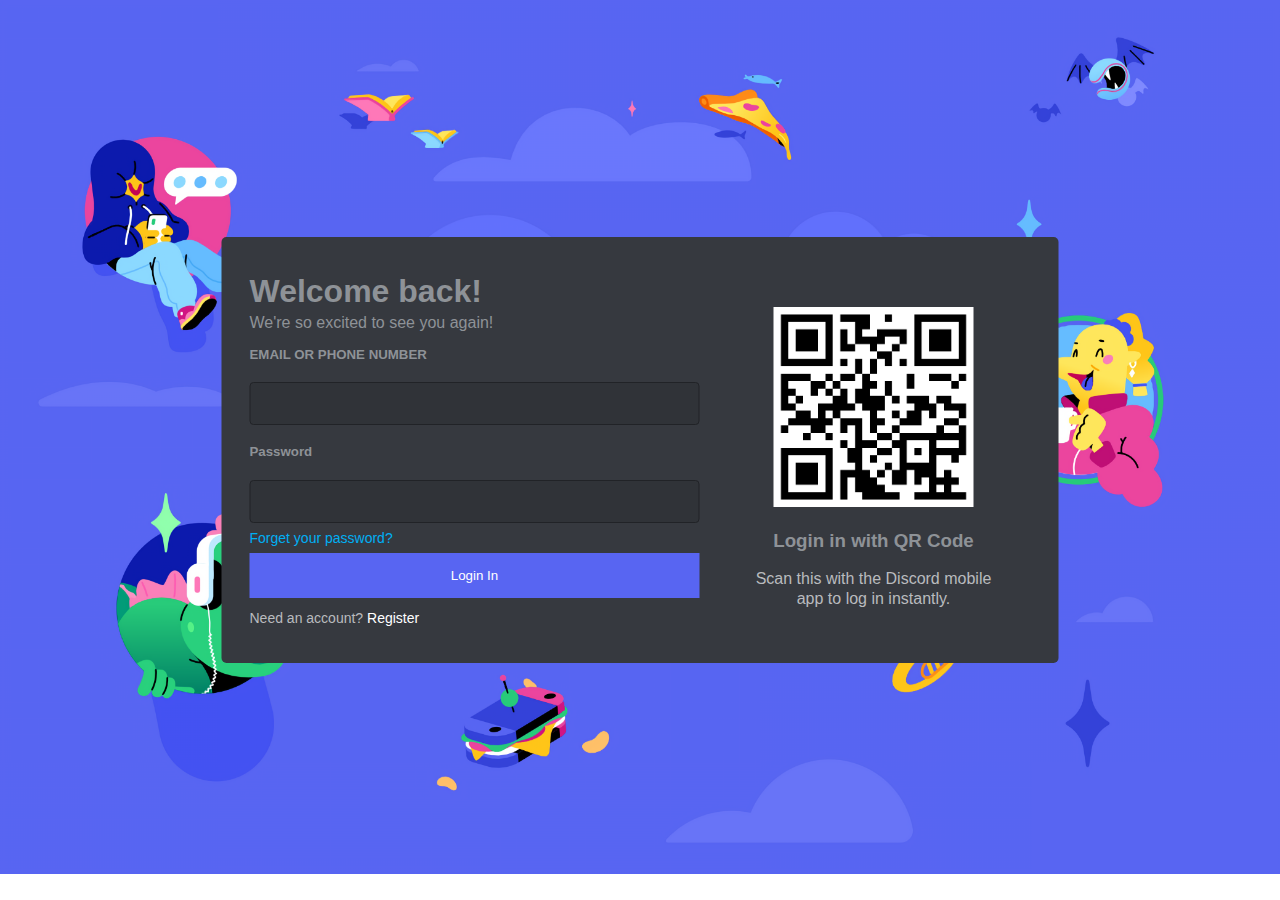
<file: login.html>
<!DOCTYPE html>
<html lang="en">
<head>
    <meta charset="UTF-8">
    <meta name="viewport" content="width=device-width, initial-scale=1.0">
    <link rel="stylesheet" href="login.css">
    <title>Login</title>
</head>
<body>
    <div class="login-box" >

        <div class="login-ic-box">
        <h1>Welcome back!</h1>
         <span>We're so excited to see you again!</span>

            <div class="sol-box">
                <form class="form-box">
                    <h5>EMAIL OR PHONE NUMBER</h5>
                    <input type="text">

                    <h5>Password</h5>
                    <input type="password">
                    <a><div class="button">Forget your password?</div></a>
                    <br>
                    <button class="login-button">Login In</button>
                    <span class="iht">Need an account?<font class="button"><a href="sign.html" style="text-decoration: none; color: white;">&nbsp;Register</a></font></span>
                </form>
                <div class="sag-box">
                    <img src="qr.code.png" alt="">
                    <h3><strong>Login in with QR Code</strong></h3>
                    <span>Scan this with the Discord mobile app to log in instantly.</span>
                </div>
            </div>

            

        </div>

    </div>
    
</body>
</html>
</file>
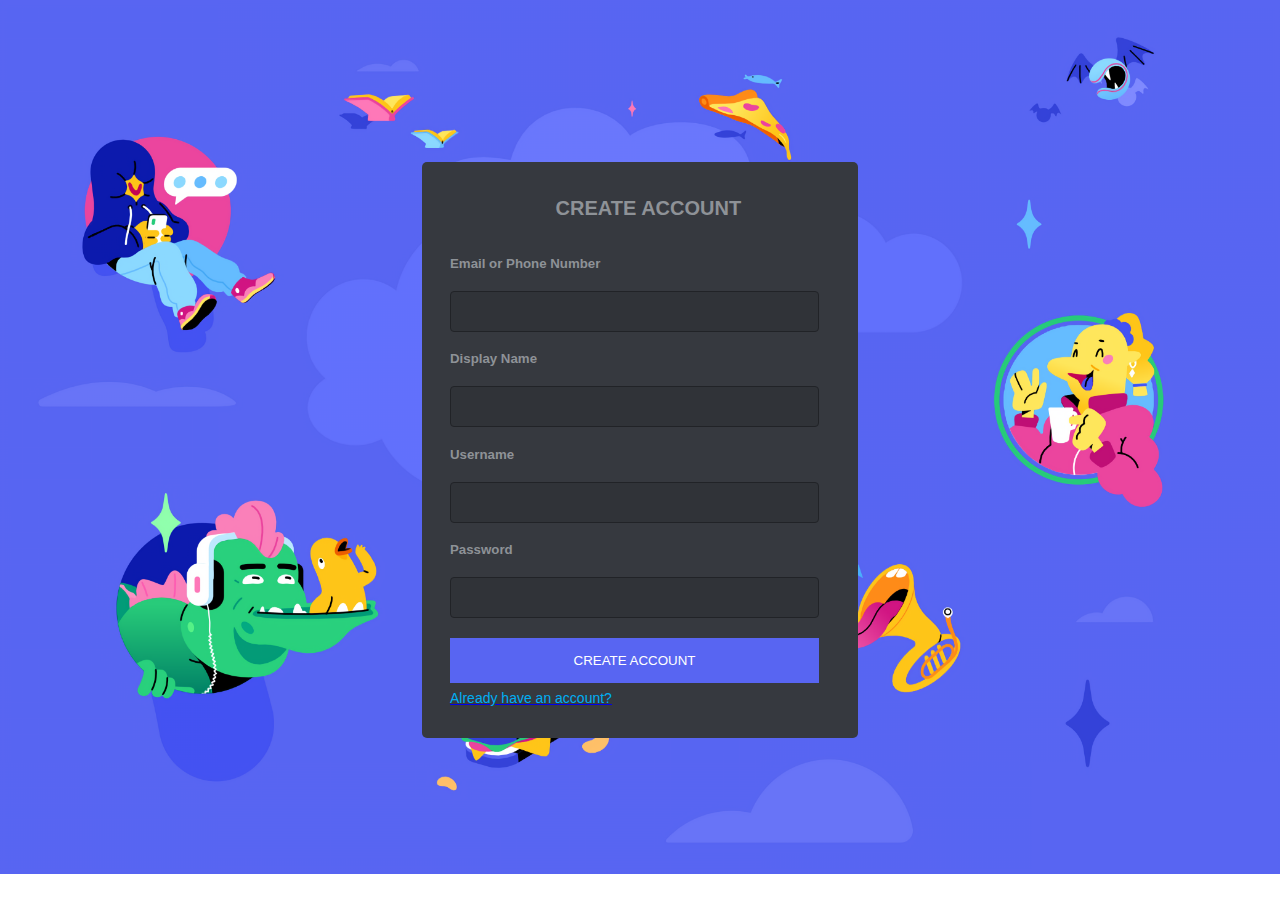
<file: sign.html>
<!DOCTYPE html>
<html lang="en">
<head>
    <meta charset="UTF-8">
    <meta name="viewport" content="width=device-width, initial-scale=1.0">
    <link rel="stylesheet" href="sign.css">
    <title>Sign up</title>
</head>
<body>
    <div class="signup-box" >

        <div class="signup-ic-box">
        <h1 style=" font-size: 20px;">&nbsp;&nbsp;&nbsp;&nbsp;&nbsp;&nbsp;&nbsp;&nbsp;&nbsp;&nbsp;&nbsp;&nbsp;&nbsp;&nbsp;&nbsp;&nbsp;&nbsp;&nbsp;&nbsp;CREATE ACCOUNT</h1>
            <br>
            <div class="sol-box">
                <form class="form-box">
                    <h5>Email or Phone Number</h5>
                    <input type="text">

                    <h5>Display Name</h5>
                    <input type="text">
                    <h5>Username</h5>
                    <input type="text">
                    <h5>Password</h5>
                    <input type="password">
                    <br><br><br>
                    <button class="signup-button">CREATE ACCOUNT</button>
                    <br>
                    <a href="login.html"><div class="button">Already have an account?</div></a>
                    <br>
                    
                </form>
            </div>
        </div>

    </div>
    
</body>
</html>
</file>
<file: login.css>
body{
    margin: 0px;
    padding: 0px;
    font-family:sans-serif;
    background: url(1291249.png) no-repeat;
    background-size: cover;
    color:#8e9297;
    line-height:10px;
}

.login-box{
    width:781px;
    height:370px;
    background-color: #36393f;
    position: absolute;
    top:50%;
    left:50%;
    transform: translate(-50%,-50%);
    border-radius: 5px;
    padding:28px;
    display: flex;
}

.login-io-box{
    display: flex;
    align-content: stretch;
    justify-content: space-around;
    flex-wrap: nowrap;
    flex-direction: row;
    align-items:center;
}

.sol-box{
    width: 450px;
}

.sol-box h2{
    color: white;
}

.sol-box span{
    color:#b9bbbe;

}

.form-box{
    font-size: 16px;
}

.sol-box input{
    box-sizing: border-box;
    width: 100%;
    border-radius: 4px;
    background-color: #303338;
    border: 1px solid #212327;
    padding: 13px;
    
}

.button{
    color: #00aff4;
    margin-top: 10px;
    text-decoration: none;
    font-size: 14px;

}

.login-button{
    text-align: center;
    background-color: #5865f2;
    padding: 15px;
    width:100%;
    color:white;
    border:none;
    font-size: 700;
}

.iht{
    color:#72767d;
    font-size: 14px;
    line-height: 40px;
}

.sag-box{
    right:10px;
    width:250px;
    text-align: center;
    line-height: 20px;

}
.sag-box h2{
    color:white
}

img{
    width:200px;
    height:200px;
}
.sag-box{
    position: absolute;
    top:70px;
    right: 60px;
}
</file>
<file: sign.css>
body{
    margin: 0px;
    padding: 0px;
    font-family:sans-serif;
    background: url(1291249.png) no-repeat;
    background-size: cover;
    color:#8e9297;
    line-height:10px;
}

.signup-box{
    width:380px;
    height:520px;
    background-color: #36393f;
    position: absolute;
    top:50%;
    left:50%;
    transform: translate(-50%,-50%);
    border-radius: 5px;
    padding:28px;
    
}


.sol-box{
    width: 450px;
}





.form-box{
    font-size: 16px;
}

.sol-box input{
    box-sizing: border-box;
    width: 82%;
    border-radius: 4px;
    background-color: #303338;
    border: 1px solid #212327;
    padding: 12px;
    
}

.button{
    color: #00aff4;
    margin-top: 10px;
    text-decoration: none;
    font-size: 14px;

}

.signup-button{
    text-align: center;
    background-color: #5865f2;
    padding: 15px;
    width:82%;
    color:white;
    border:none;
    font-size: 700;
}
</file>
